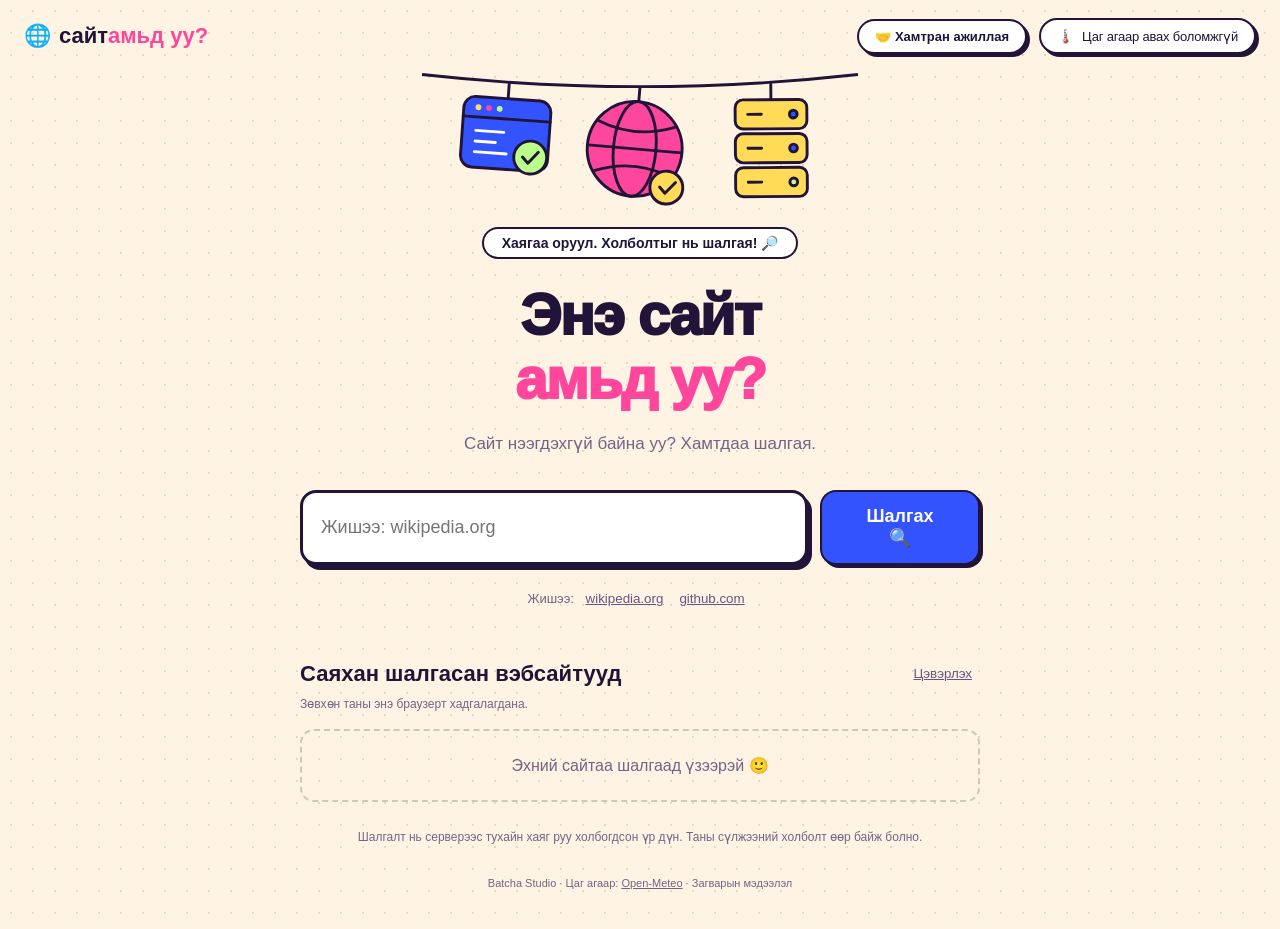
<file: index.html>
<!doctype html><html lang="mn"><head><meta charset="UTF-8"><meta name="viewport" content="width=device-width,initial-scale=1"><title>Сайт амьд уу? · Batcha Studio</title><link rel="stylesheet" href="style.css?v=1.8"></head><body>
<nav class="global-navbar"><div class="nav-logo">🌐 <span class="logo-text">сайт<span>амьд уу?</span></span></div><div class="nav-actions"><a class="collaborate-link" href="contact.html">🤝 Хамтран ажиллая</a><div id="liveWeatherChip" class="weather-chip" role="button" tabindex="0"><span class="chip-sun">🌡️</span><span id="chipTempText" aria-live="polite">Цаг агаар уншиж байна…</span></div></div></nav>
<main class="app-container"><header><svg class="clothesline" viewBox="0 0 480 160" role="img" aria-label="Савлаж буй вэб хуудас, дэлхийн бөмбөрцөг, сервер"><path d="M15 15Q240 40 465 15" fill="none" stroke="#211438" stroke-width="3"/><g transform="translate(105 25)"><g stroke="#211438" stroke-width="3" stroke-linecap="round" stroke-linejoin="round"><animateTransform attributeName="transform" type="rotate" values="-5 0 0;5 0 0;-5 0 0" dur="3.8s" begin="-1.2s" repeatCount="indefinite" calcMode="spline" keyTimes="0;0.5;1" keySplines="0.42 0 0.58 1;0.42 0 0.58 1"/><path d="M0 0V15" fill="none"/><rect x="-45" y="15" width="90" height="73" rx="12" fill="#3353ff"/><path d="M-45 36H45"/><circle cx="-30" cy="26" r="3" fill="#ffdb57" stroke="none"/><circle cx="-19" cy="26" r="3" fill="#ff469d" stroke="none"/><circle cx="-8" cy="26" r="3" fill="#baff8c" stroke="none"/><path d="M-31 50H-2M-31 61H-10M-31 72H2" stroke="#fff"/><circle cx="27" cy="74" r="17" fill="#baff8c"/><path d="M19 74L25 80L35 68" fill="none"/></g></g><g transform="translate(240 28)"><g stroke="#211438" stroke-width="3" stroke-linecap="round" stroke-linejoin="round"><animateTransform attributeName="transform" type="rotate" values="-5 0 0;5 0 0;-5 0 0" dur="3.2s" begin="-.4s" repeatCount="indefinite" calcMode="spline" keyTimes="0;0.5;1" keySplines="0.42 0 0.58 1;0.42 0 0.58 1"/><path d="M0 0V15" fill="none"/><circle cx="0" cy="64" r="49" fill="#ff469d"/><ellipse cx="0" cy="64" rx="22" ry="49" fill="none"/><path d="M-48 64H48M-40 38Q0 54 40 38M-40 90Q0 74 40 90" fill="none"/><circle cx="36" cy="101" r="17" fill="#ffdb57"/><path d="M29 101L35 107L45 95" fill="none"/></g></g><g transform="translate(375 25)"><g stroke="#211438" stroke-width="3" stroke-linecap="round" stroke-linejoin="round"><animateTransform attributeName="transform" type="rotate" values="-5 0 0;5 0 0;-5 0 0" dur="4.2s" begin="-2.1s" repeatCount="indefinite" calcMode="spline" keyTimes="0;0.5;1" keySplines="0.42 0 0.58 1;0.42 0 0.58 1"/><path d="M0 0V15" fill="none"/><rect x="-37" y="16" width="74" height="30" rx="8" fill="#ffdb57"/><rect x="-37" y="51" width="74" height="30" rx="8" fill="#ffdb57"/><rect x="-37" y="86" width="74" height="30" rx="8" fill="#ffdb57"/><path d="M-24 31H-10M-24 66H-10M-24 101H-10"/><circle cx="23" cy="31" r="4" fill="#3353ff"/><circle cx="23" cy="66" r="4" fill="#3353ff"/><circle cx="23" cy="101" r="4" fill="#baff8c"/></g></g></svg><div class="season-pill">Хаягаа оруул. Холболтыг нь шалгая! 🔎</div></header>
<h1 class="hero-title">Энэ сайт<br><span>амьд уу?</span></h1><p class="hero-description">Сайт нээгдэхгүй байна уу? Хамтдаа шалгая.</p>
<form id="checkForm"><label class="sr-only" for="urlInput">Вэбсайтын хаяг</label><div class="search-row"><input id="urlInput" type="text" inputmode="url" autocomplete="url" placeholder="Жишээ: wikipedia.org" required maxlength="2048"><button class="primary-btn" id="checkBtn">Шалгах 🔍</button></div></form>
<div class="examples">Жишээ: <button data-url="wikipedia.org">wikipedia.org</button><button data-url="github.com">github.com</button></div>
<section id="result" class="result-card" hidden aria-live="polite"></section>
<section class="history"><div class="history-head"><h2>Саяхан шалгасан вэбсайтууд</h2><button id="clearHistory" class="text-button">Цэвэрлэх</button></div><p class="history-note">Зөвхөн таны энэ браузерт хадгалагдана.</p><div id="historyList"></div></section>
<p class="footnote">Шалгалт нь серверээс тухайн хаяг руу холбогдсон үр дүн. Таны сүлжээний холболт өөр байж болно.</p>
<details class="connection"><summary>Шалгах үйлчилгээний холболт</summary><p>Анхны тохиргоонд Worker-ийн хаягаа нэг удаа оруулна.</p><label for="apiInput">Шалгах үйлчилгээний HTTPS хаяг</label><input id="apiInput" placeholder="https://your-worker.workers.dev"><button id="saveApi" class="text-button">Хадгалах</button><p id="apiNotice" aria-live="polite"></p></details>
</main><footer class="weather-source">Batcha Studio · Цаг агаар: <a href="https://open-meteo.com/" target="_blank" rel="noopener">Open-Meteo</a> · Загварын мэдээлэл</footer><script src="config.js?v=1.3.1"></script><script src="app.js?v=1.8"></script></body></html>
</file>
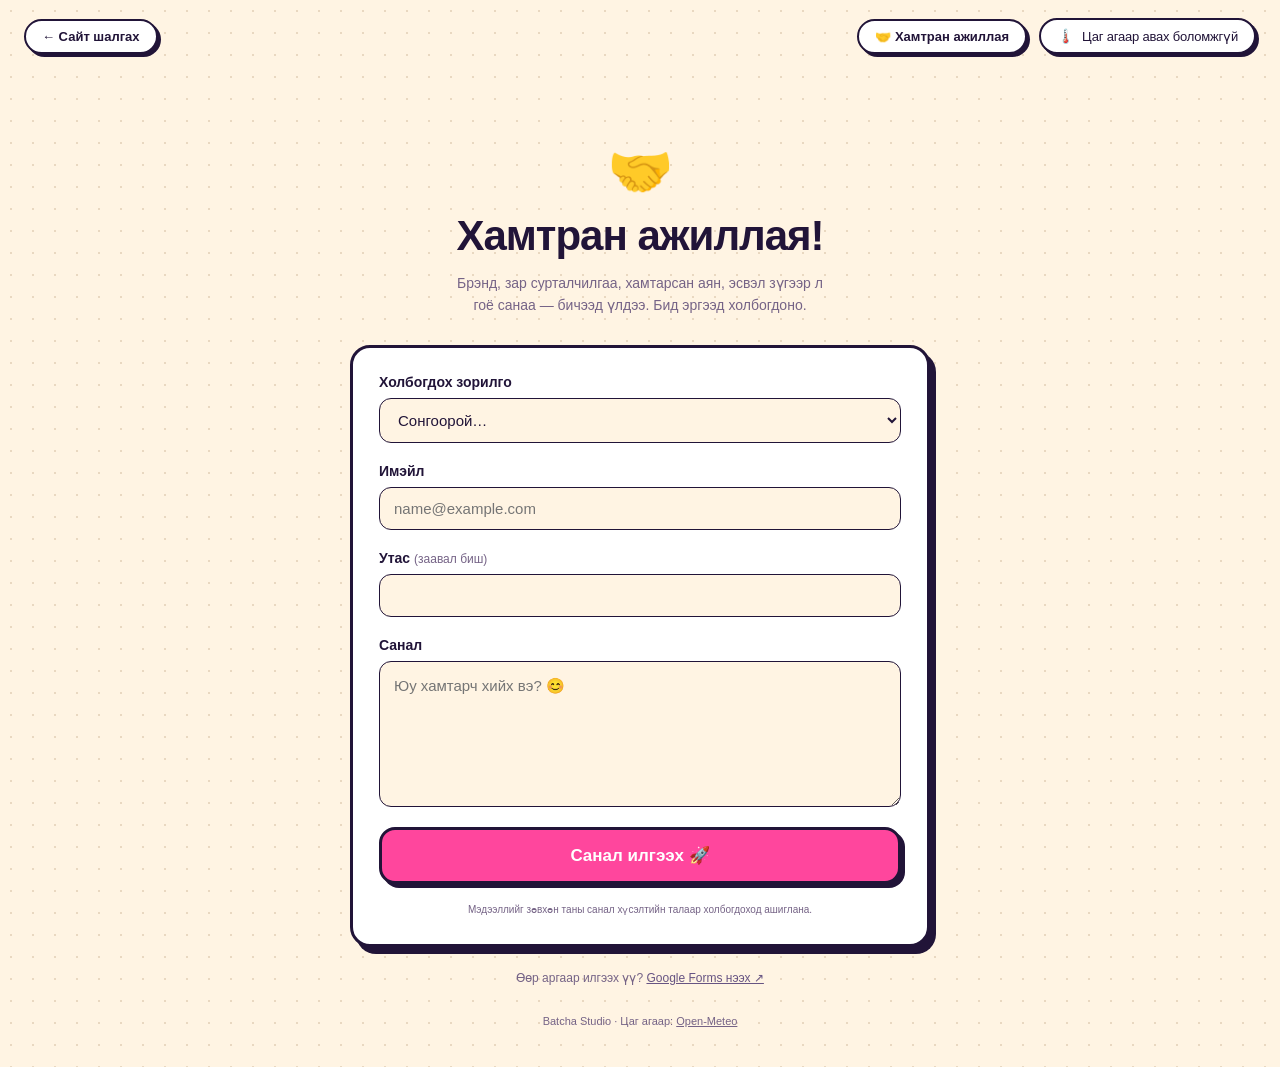
<file: contact.html>
<!doctype html>
<html lang="mn">
<head><meta charset="utf-8"><meta name="viewport" content="width=device-width,initial-scale=1"><title>Хамтран ажиллая · SiteAlive</title><link rel="stylesheet" href="style.css?v=1.4"><link rel="stylesheet" href="contact.css?v=1.5"></head>
<body>
<nav class="global-navbar"><a class="collaborate-link" href="index.html">← Сайт шалгах</a><div class="nav-actions"><span class="collaborate-link">🤝 Хамтран ажиллая</span><div id="liveWeatherChip" class="weather-chip" role="button" tabindex="0"><span class="chip-sun">🌡️</span><span id="chipTempText" aria-live="polite">Цаг агаар уншиж байна…</span></div></div></nav>
<main class="contact-container"><header class="contact-heading"><div class="handshake" aria-hidden="true">🤝</div><h1>Хамтран ажиллая!</h1><p>Брэнд, зар сурталчилгаа, хамтарсан аян, эсвэл зүгээр л<br>гоё санаа — бичээд үлдээ. Бид эргээд холбогдоно.</p></header>
<form id="contactForm" class="contact-card" method="post" target="contactReceiver">
<label for="purpose">Холбогдох зорилго</label><select id="purpose" name="purpose" required><option value="">Сонгоорой…</option><option>Санал хүсэлт</option><option>Алдаа мэдэгдэх</option><option>Хамтран ажиллах</option><option>Зар байрлуулах</option></select>
<label for="email">Имэйл</label><input id="email" name="email" type="email" autocomplete="email" maxlength="254" required placeholder="name@example.com">
<label for="phone">Утас <span>(заавал биш)</span></label><input id="phone" name="phone" type="tel" autocomplete="tel" maxlength="40">
<label for="message">Санал</label><textarea id="message" name="message" rows="5" maxlength="4000" required placeholder="Юу хамтарч хийх вэ? 😊"></textarea>
<div class="honeypot" aria-hidden="true"><label>Website<input name="website" tabindex="-1" autocomplete="off"></label></div>
<input type="hidden" name="requestId" id="requestId"><input type="hidden" name="returnOrigin" id="returnOrigin">
<button id="sendContact" class="contact-send" type="submit">Санал илгээх 🚀</button>
<p id="contactStatus" role="status" aria-live="polite"></p>
<p class="privacy-note">Мэдээллийг зөвхөн таны санал хүсэлтийн талаар холбогдоход ашиглана.</p>
</form>
<p class="form-backup">Өөр аргаар илгээх үү? <a href="https://forms.gle/b9tCseoudjWff55y6" target="_blank" rel="noopener noreferrer">Google Forms нээх ↗</a></p>
<iframe name="contactReceiver" id="contactReceiver" title="Санал илгээх үйлчилгээ" hidden></iframe>
</main><footer class="weather-source">Batcha Studio · Цаг агаар: <a href="https://open-meteo.com/" target="_blank" rel="noopener noreferrer">Open-Meteo</a></footer>
<script src="contact-config.js?v=1.6"></script>
<script src="contact-weather.js?v=1.5"></script>
<script src="contact.js?v=1.7.1"></script>
</body></html>
</file>
<file: style.css>
/* FINE-TUNED NEO-BRUTALISM STYLE SHEET */
:root {
    --bg-color: #FAF6EE;       /* Authentic cream canvas backdrop */
    --card-bg: #ffffff;
    --dark-border: #000000;    /* Absolute solid pure black outlines */
    --primary-blue: #2563eb;
    --text-main: #000000;
}

* {
    box-sizing: border-box;
    margin: 0;
    padding: 0;
    font-family: -apple-system, BlinkMacSystemFont, "Segoe UI", Roboto, Helvetica, Arial, sans-serif;
}

body {
    background-color: var(--bg-color);
    color: var(--text-main);
    display: flex;
    justify-content: center;
    align-items: center;
    min-height: 100vh;
    padding: 40px 20px;
}

/* OVERALL WRAPPER */
.app-container {
    width: 100%;
    max-width: 680px;
    text-align: center;
}

/* HEADER ELEMENTS */
.clothesline-mock {
    font-size: 38px;
    margin-bottom: 16px;
    letter-spacing: 4px;
}

.season-pill {
    display: inline-block;
    background: #ffffff;
    border: 2px solid var(--dark-border);
    padding: 6px 18px;
    border-radius: 50px;
    font-size: 13px;
    font-weight: 700;
    margin-bottom: 40px;
    box-shadow: 2px 2px 0px var(--dark-border);
}

.step-title {
    font-size: 24px;
    font-weight: 800;
    margin-bottom: 24px;
    letter-spacing: -0.5px;
}

/* WIZARD SYSTEM COVERS: Controls showing only 1 question block at a time */
.form-step {
    display: none; /* Hide all steps by default */
}

.form-step.step-active {
    display: block; /* Show only the current step */
    animation: slideUpPop 0.25s cubic-bezier(0.175, 0.885, 0.32, 1.1) forwards;
}

/* 3-COLUMN BRUTALIST BUTTON GRID */
.district-grid {
    display: grid;
    grid-template-columns: repeat(3, 1fr);
    gap: 12px;
}

/* DISTINCT BUTTON BLOCKS WITH 3D SHADOWS */
.grid-card {
    background: #ffffff;
    border: 2px solid var(--dark-border);
    padding: 16px 8px;
    border-radius: 12px;
    cursor: pointer;
    font-size: 14px;
    font-weight: 700;
    transition: all 0.1s ease;
    /* The core element of Neo-Brutalism design: */
    box-shadow: 3px 3px 0px var(--dark-border); 
}

.grid-card input {
    display: none;
}

.grid-card:hover {
    transform: translate(-1px, -1px);
    box-shadow: 4px 4px 0px var(--dark-border);
}

/* Pressed down state when radio option gets active selection click */
.grid-card:has(input:checked) {
    background-color: #E2E8F0;
    transform: translate(3px, 3px);
    box-shadow: 0px 0px 0px var(--dark-border);
}

/* CHUNKY SUBMIT ACTIONS BUTTON */
.primary-btn {
    background: #2563EB;
    color: white;
    padding: 14px 32px;
    border: 2px solid var(--dark-border);
    border-radius: 10px;
    font-size: 15px;
    font-weight: 700;
    cursor: pointer;
    width: 100%;
    max-width: 240px;
    margin-top: 12px;
    box-shadow: 3px 3px 0px var(--dark-border);
    transition: all 0.1s ease;
}

.primary-btn:hover {
    transform: translate(-1px, -1px);
    box-shadow: 4px 4px 0px var(--dark-border);
}

.primary-btn:active {
    transform: translate(3px, 3px);
    box-shadow: 0px 0px 0px var(--dark-border);
}

/* RESULTS CARD CONTAINER ACCENT COVERS */
.result-card {
    background: #ffffff;
    border: 2px solid var(--dark-border);
    padding: 32px 24px;
    border-radius: 16px;
    box-shadow: 4px 4px 0px var(--dark-border);
    margin-top: 20px;
}

.result-card h2 {
    font-size: 22px;
    font-weight: 800;
    margin-bottom: 12px;
}

.result-card p {
    font-size: 14px;
    line-height: 1.6;
    color: #374151;
    margin-bottom: 20px;
}

/* MICROMOVEMENT ANIMATION FRAME */
@keyframes slideUpPop {
    from {
        opacity: 0;
        transform: translateY(8px);
    }
    to {
        opacity: 1;
        transform: translateY(0);
    }
}
/* GLOBAL NAVBAR & WEATHER INDICATOR CHIP */
.global-navbar {
    position: absolute;
    top: 0;
    left: 0;
    width: 100%;
    display: flex;
    justify-content: space-between;
    align-items: center;
    padding: 24px 40px; /* Pads items away from edges */
    pointer-events: none; /* Allows clicks to pass through transparent areas */
}

/* Enable clicking back for active interactive elements */
.nav-logo, .weather-chip {
    pointer-events: auto;
    background: #ffffff;
    border: 2px solid var(--dark-border);
    box-shadow: 3px 3px 0px var(--dark-border);
}

/* LEFT LOGO LAYOUT */
.nav-logo {
    display: flex;
    align-items: center;
    gap: 8px;
    padding: 8px 16px;
    border-radius: 12px;
    font-weight: 900;
    font-size: 16px;
}

.logo-icon {
    font-size: 18px;
}

/* RIGHT WEATHER CHIP ACCENT COVERS */
.weather-chip {
    display: flex;
    align-items: center;
    gap: 8px;
    padding: 8px 16px;
    border-radius: 30px; /* Clean capsule shape */
    font-weight: 700;
    font-size: 13px;
    letter-spacing: -0.2px;
}

.chip-sun {
    font-size: 14px;
}

/* RESPONSIVE FIX: Shifts layout positions gracefully on tiny mobile widths */
@media (max-width: 600px) {
    .global-navbar {
        position: relative;
        flex-direction: column;
        gap: 12px;
        padding: 16px;
    }
}
/* ADDED INPUT ELEMENTS FOR AGE & GENDER */

/* GENDER SEGMENTED GRID */
.brutalist-segmented {
    display: flex;
    gap: 12px;
    max-width: 320px;
    margin: 0 auto;
}

.segment-card {
    flex: 1;
    background: #ffffff;
    border: 2px solid var(--dark-border);
    padding: 12px;
    border-radius: 12px;
    cursor: pointer;
    font-weight: 700;
    font-size: 14px;
    box-shadow: 3px 3px 0px var(--dark-border);
    transition: all 0.1s ease;
}

.segment-card input {
    display: none; /* Hide default radio button circle */
}

/* Checked state for gender boxes */
.segment-card:has(input:checked) {
    background-color: #E2E8F0;
    transform: translate(3px, 3px);
    box-shadow: 0px 0px 0px var(--dark-border);
}

/* BRUTALIST TEXT & NUMBER INPUT FIELDS */
.text-input {
    width: 100%;
    max-width: 320px;
    padding: 14px;
    border: 2px solid #000000; /* Solid pure black outline */
    border-radius: 12px;
    font-size: 15px;
    font-weight: 700;
    text-align: center;
    outline: none;
    background: #ffffff;
    /* The core element of Neo-Brutalism design: */
    box-shadow: 3px 3px 0px #000000; 
    transition: all 0.1s ease;
}

/* Focused style layout when clicking into the number box */
.text-input:focus {
    background-color: #fffdec; /* Warm accent highlight hint */
    transform: translate(-1px, -1px);
    box-shadow: 4px 4px 0px #000000;
}


/* Introductory questions and responsive screenshot-inspired styling. */
:root { --bg-color:#fff4e3; --dark-border:#211438; --text-main:#211438; }
body { display:block; padding:18px 24px 40px; background-image:radial-gradient(#e9d8c1 .8px,transparent .8px); background-size:22px 22px; }
.global-navbar { position:relative; padding:0; gap:16px; }
.nav-logo { background:none; border:0; box-shadow:none; padding:0; font-size:22px; }
.logo-text span { color:#ff469d; }
.logo-icon { font-size:32px; }
.weather-chip { font-weight:500; }
.app-container { margin:0 auto; max-width:680px; }
.clothesline { display:block; width:min(100%,480px); height:auto; margin:6px auto 22px; }
.season-pill { margin-bottom:30px; box-shadow:none; font-size:14px; }
.hero-title { font-size:clamp(34px,5.8vw,58px); line-height:1.1; font-weight:950; letter-spacing:-1.7px; margin:0 0 20px; }
.hero-title span { color:#ff469d; }
.hero-description { color:#756386; font-size:17px; line-height:1.5; margin-bottom:34px; }
.choice-grid { display:grid; gap:16px; }
.two-columns { grid-template-columns:repeat(2,minmax(0,1fr)); }
.age-columns { grid-template-columns:repeat(4,minmax(0,1fr)); }
.choice-card { position:relative; display:flex; flex-direction:column; align-items:center; justify-content:center; gap:5px; min-height:120px; padding:18px 8px; background:white; border:3px solid var(--dark-border); border-radius:20px; box-shadow:5px 6px 0 var(--dark-border); font-size:21px; font-weight:900; cursor:pointer; }
.choice-card input,.grid-card input { display:block; position:absolute; width:1px; height:1px; opacity:0; }
.grid-card { position:relative; }
.choice-card:has(input:focus-visible),.grid-card:has(input:focus-visible) { outline:3px solid #ff469d; outline-offset:5px; }
.choice-card:hover { transform:translateY(-2px); }
.choice-card:has(input:checked) { outline:3px solid #ff469d; outline-offset:3px; }
.choice-emoji { font-size:36px; line-height:1.2; }
.answer-yes,.answer-no { min-height:174px; color:white; font-size:38px; }
.answer-yes { background:#ff469d; }.answer-no { background:#3353ff; }
.answer-yes .choice-emoji,.answer-no .choice-emoji { font-size:48px; }
.step-title { font-size:36px; margin-bottom:26px; }
.answer-note { color:#675483; margin:14px 0 8px; font-size:15px; }
.wizard-navigation { display:flex; justify-content:space-between; align-items:center; margin-bottom:26px; }
.wizard-navigation[hidden] { display:none; }
#backBtn { background:none; border:0; color:#675483; font-size:14px; cursor:pointer; padding:5px; }
#progressDots { display:flex; gap:6px; }
.progress-dot { width:10px; height:10px; border:2px solid var(--dark-border); border-radius:10px; }
.progress-dot.filled { width:28px; background:var(--dark-border); }
@media(max-width:600px) {
 body { padding:16px 16px 32px; }
 .global-navbar { flex-direction:row; flex-wrap:wrap; justify-content:space-between; padding:0; gap:10px; }
 .nav-logo { font-size:18px; }.weather-chip { padding:7px 9px; font-size:11px; }
 .clothesline { margin-top:20px; }.season-pill { font-size:11px; padding:7px 9px; margin-bottom:28px; }
 .age-columns { grid-template-columns:repeat(2,minmax(0,1fr)); }
 .choice-card { font-size:18px; min-height:110px; }.answer-yes,.answer-no { font-size:30px; min-height:145px; }
 .step-title { font-size:30px; }.district-grid { grid-template-columns:repeat(2,minmax(0,1fr)); }
}
@media(prefers-reduced-motion:reduce) { .form-step.step-active { animation:none; }.choice-card { transition:none; } }


.weather-chip { cursor:pointer; }
.weather-source { text-align:center; margin:30px auto 0; font-size:11px; color:#756386; }
.weather-source a { color:inherit; }

[hidden]{display:none!important}.sr-only{position:absolute;width:1px;height:1px;overflow:hidden;clip-path:inset(50%)}
.search-row{display:flex;gap:12px}#urlInput,#apiInput{min-width:0;width:100%;background:white;border:3px solid var(--dark-border);border-radius:16px;padding:18px;font-size:18px;color:var(--text-main);box-shadow:4px 5px 0 var(--dark-border)}.search-row .primary-btn{margin:0;max-width:160px;border-radius:16px;background:#3353ff;font-size:18px}.primary-btn:disabled{opacity:.65;cursor:wait}input:focus-visible,button:focus-visible{outline:3px solid #ff469d;outline-offset:4px}.examples{margin:18px 0 26px;font-size:13px;color:#756386}.examples button,.text-button{background:transparent;border:0;color:#675483;cursor:pointer;padding:8px;text-decoration:underline}.result-card{border:3px solid var(--dark-border);text-align:left}.result-card h2{font-size:26px}.result-card.good{background:#e8ffd9}.result-card.bad{background:#ffe1e9}.result-card.uncertain{background:#fff0bd}.result-card p{margin-bottom:8px;overflow-wrap:anywhere}.history{margin-top:44px;text-align:left}.history-head{display:flex;justify-content:space-between;gap:10px;align-items:center}.history h2{font-size:22px}.history-note{color:#756386;font-size:12px;margin:8px 0 18px}.history-row{display:flex;align-items:center;justify-content:space-between;gap:12px;background:white;border:2px solid var(--dark-border);box-shadow:3px 3px 0 var(--dark-border);border-radius:14px;padding:16px;margin-bottom:12px}.history-row strong{display:block;overflow-wrap:anywhere}.history-row small{display:block;color:#756386;margin-top:6px}.history-row button{flex-shrink:0}.empty{padding:25px;text-align:center;border:2px dashed #d4c5bc;border-radius:14px;color:#756386}.footnote{font-size:12px;line-height:1.6;margin-top:26px;color:#756386}.connection{margin-top:24px;text-align:left;font-size:13px;color:#756386}.connection p{margin:12px 0}.connection label{display:block;margin-bottom:8px}#apiInput{font-size:14px;padding:12px}.clothesline{max-height:155px;margin-bottom:12px}.season-pill{margin-bottom:24px}.hero-title{font-size:clamp(38px,6vw,58px)}
@media(max-width:500px){.search-row{flex-direction:column}.search-row .primary-btn{max-width:none;padding:16px}.history-head{align-items:flex-start}.history h2{font-size:19px}.history-row{padding:12px}.hero-description{font-size:15px;margin-bottom:24px}}

.result-actions{display:flex;flex-wrap:wrap;gap:12px;margin-top:20px}.result-action{display:inline-flex;align-items:center;justify-content:center;padding:10px 16px;border:2px solid #222;border-radius:12px;background:#fff;color:#222;font:inherit;font-weight:700;text-decoration:none;cursor:pointer;box-shadow:3px 3px 0 #222}.result-action:hover{background:#fff2ae}.result-action:focus-visible{outline:3px solid #3878d5;outline-offset:4px}

/* Collaboration form link */
.nav-actions{display:flex;align-items:center;justify-content:flex-end;gap:12px;flex-wrap:wrap}
.collaborate-link{pointer-events:auto;display:inline-flex;align-items:center;justify-content:center;background:#fff;border:2px solid var(--dark-border);box-shadow:3px 3px 0 var(--dark-border);border-radius:30px;padding:8px 16px;color:var(--text-main);font-size:13px;font-weight:700;text-decoration:none}
.collaborate-link:hover{background:#ffe1ef}
.collaborate-link:focus-visible{outline:3px solid #ff469d;outline-offset:4px}
@media(max-width:600px){.global-navbar{position:relative;padding:16px;gap:12px;flex-wrap:wrap}.nav-actions{gap:10px}.collaborate-link{font-size:11px;padding:7px 9px}}

/* Visible loading indicator for the website check. */
#checkBtn.is-checking{display:flex;align-items:center;justify-content:center;gap:9px;opacity:1;font-size:16px;cursor:wait}
.check-spinner{display:inline-block;flex:0 0 20px;width:20px;height:20px;box-sizing:border-box;border:3px solid rgba(255,255,255,.4);border-top-color:#ff469d;border-right-color:#fff;border-radius:50%;animation:sitealive-spin .8s linear infinite}
@keyframes sitealive-spin{to{transform:rotate(360deg)}}
@media(prefers-reduced-motion:reduce){.check-spinner{animation:none}}
</file>
<file: contact.css>
.contact-container{max-width:580px;margin:85px auto 0;color:#211438}
.contact-heading{text-align:center;margin-bottom:28px}.handshake{font-size:52px;margin-bottom:12px}
.contact-heading h1{font-size:clamp(30px,6vw,42px);font-weight:900;letter-spacing:-1px;margin-bottom:12px}
.contact-heading p{font-size:14px;color:#756386;line-height:1.6}
.contact-card{padding:26px;background:#fff;border:3px solid #211438;border-radius:20px;box-shadow:6px 7px 0 #211438}
.contact-card label{display:block;font-size:14px;font-weight:800;margin-bottom:8px}.contact-card label span{font-weight:400;color:#756386;font-size:12px}
.contact-card input,.contact-card textarea,.contact-card select{display:block;width:100%;min-width:0;background:#fff4e3;border:1.5px solid #211438;border-radius:12px;padding:12px 14px;color:#211438;font-size:15px;margin-bottom:20px}
.contact-card textarea{resize:vertical;min-height:145px;line-height:1.6}.contact-card :is(input,textarea,select):focus-visible{outline:3px solid #ff469d;outline-offset:3px}
.contact-send{width:100%;padding:15px;border:3px solid #211438;border-radius:16px;background:#ff469d;box-shadow:4px 4px 0 #211438;color:white;font-size:17px;font-weight:900;cursor:pointer}
.contact-send:hover{background:#ee3288}.contact-send:disabled{opacity:.65;cursor:wait}.contact-send:focus-visible{outline:3px solid #3353ff;outline-offset:4px}
.privacy-note{text-align:center;font-size:10px;line-height:1.6;color:#756386;margin-top:18px}#contactStatus{font-size:14px;line-height:1.6;margin-top:16px;overflow-wrap:anywhere}#contactStatus:empty{display:none}#contactStatus[data-state="success"]{color:#206536}#contactStatus[data-state="error"]{color:#a1234d}
.form-backup{text-align:center;margin:24px 0;font-size:12px;color:#756386}.form-backup a{color:#675483}.honeypot{position:absolute;left:-10000px;width:1px;height:1px;overflow:hidden}
@media(max-width:600px){.contact-container{margin:25px auto 0}.contact-card{padding:22px 18px}.contact-heading p br{display:none}}
</file>
